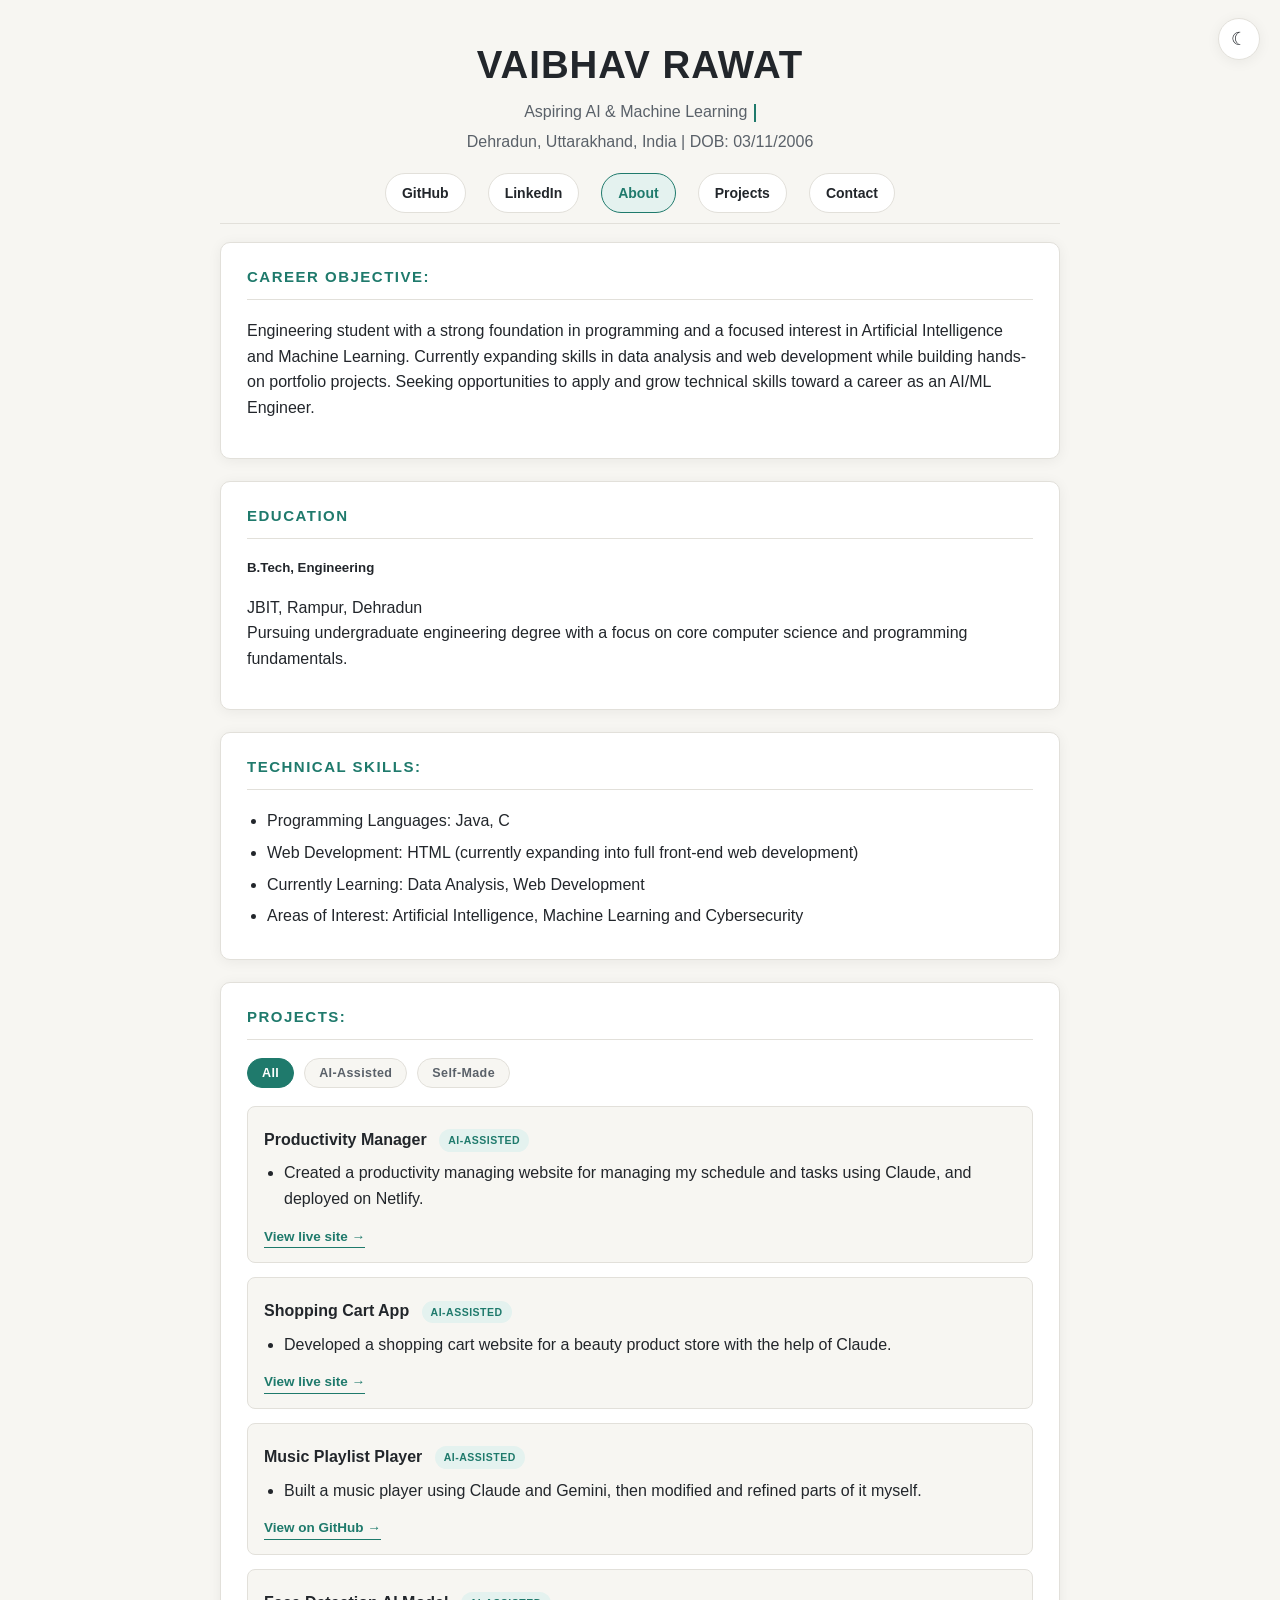
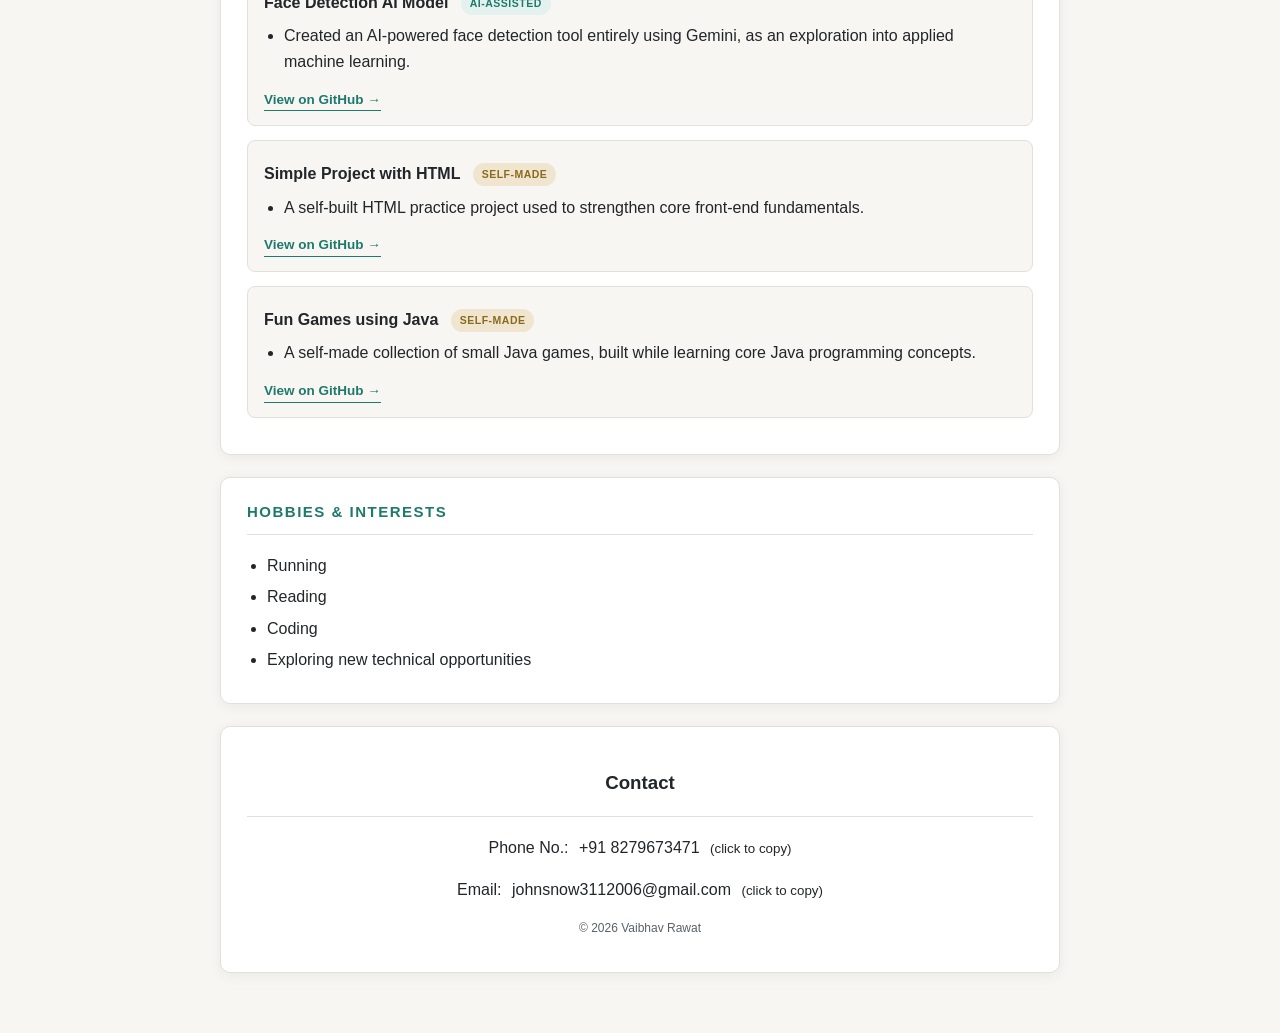
<file: index.html>
<!DOCTYPE html>
<html lang="en">
<head>
    <meta charset="UTF-8">
    <meta name="viewport" content="width=device-width, initial-scale=1.0">
    <title>Vaibhav Rawat — Resume</title>
    <link rel="stylesheet" href="css/index.css">
</head>
<body>

    <button class="theme-toggle" id="themeToggle" title="Toggle dark mode">☾</button>

    <div class="page-shell">

    <header>
        <div>
        <h1 align="center"><b><big>VAIBHAV RAWAT</big></b></h1>
        <p align="center" id="tagline" data-text="Aspiring AI &amp; Machine Learning Engineer">Aspiring AI &amp; Machine Learning Engineer</p>
        <p align="center">Dehradun, Uttarakhand, India | DOB: 03/11/2006</p>
        </div>

        <div id="links">
            <a href="https://github.com/vaibhavrawat-error404" style="text-decoration: none;" target="_blank">GitHub</a>
            <a href="https://www.linkedin.com/in/vaibhav-rawat-046279376/" style="text-decoration: none;" target="_blank">LinkedIn</a>
            <a href="#objective" data-section style="text-decoration: none;">About</a>
            <a href="#projects" data-section style="text-decoration: none;">Projects</a>
            <a href="#contact" data-section style="text-decoration: none;">Contact</a>
        </div>

        <hr>
    </header>

    <main>
        <section id="objective">
            <h3>Career Objective:</h3>
            <hr>
            <p>Engineering student with a strong foundation in programming and a focused interest in Artificial Intelligence and Machine Learning. Currently expanding skills in data analysis and web development while building hands-on portfolio projects. Seeking opportunities to apply and grow technical skills toward a career as an AI/ML Engineer.</p>
        </section>

        <section id="education">
            <h3>Education</h3>
            <hr>
            <h5><b>B.Tech, Engineering</b></h5>
            <p>
                JBIT, Rampur, Dehradun<br>
                Pursuing undergraduate engineering degree with a focus on core computer science and programming fundamentals.
            </p>
        </section>

        <section id="skills">
            <h3>Technical Skills:</h3>
            <hr>
            <ul>
                <li>Programming Languages: Java, C</li>
                <li>Web Development: HTML (currently expanding into full front-end web development)</li>
                <li>Currently Learning: Data Analysis, Web Development</li>
                <li>Areas of Interest: Artificial Intelligence, Machine Learning and Cybersecurity</li>
            </ul>
        </section>

        <section id="projects">
            <h3>Projects:</h3>
            <hr>

            <div class="project-filters">
                <button class="filter-btn active" data-filter="all">All</button>
                <button class="filter-btn" data-filter="ai">AI-Assisted</button>
                <button class="filter-btn" data-filter="self">Self-Made</button>
            </div>

            <div class="project-card" data-type="ai">
                <h4>Productivity Manager <span class="badge ai">AI-Assisted</span></h4>
                <ul>
                    <li>Created a productivity managing website for managing my schedule and tasks using Claude, and deployed on Netlify.</li>
                </ul>
                <a class="project-link" href="https://managerforme.netlify.app" target="_blank">View live site →</a>
            </div>

            <div class="project-card" data-type="ai">
                <h4>Shopping Cart App <span class="badge ai">AI-Assisted</span></h4>
                <ul>
                    <li>Developed a shopping cart website for a beauty product store with the help of Claude.</li>
                </ul>
                <a class="project-link" href="https://glittering-pithivier-46cb53.netlify.app" target="_blank">View live site →</a>
            </div>

            <div class="project-card" data-type="ai">
                <h4>Music Playlist Player <span class="badge ai">AI-Assisted</span></h4>
                <ul>
                    <li>Built a music player using Claude and Gemini, then modified and refined parts of it myself.</li>
                </ul>
                <a class="project-link" href="https://github.com/vaibhavrawat-error404/Music-Playlist-Player" target="_blank">View on GitHub →</a>
            </div>

            <div class="project-card" data-type="ai">
                <h4>Face Detection AI Model <span class="badge ai">AI-Assisted</span></h4>
                <ul>
                    <li>Created an AI-powered face detection tool entirely using Gemini, as an exploration into applied machine learning.</li>
                </ul>
                <a class="project-link" href="https://github.com/vaibhavrawat-error404/face-detection-ai-model" target="_blank">View on GitHub →</a>
            </div>

            <div class="project-card" data-type="self">
                <h4>Simple Project with HTML <span class="badge self">Self-Made</span></h4>
                <ul>
                    <li>A self-built HTML practice project used to strengthen core front-end fundamentals.</li>
                </ul>
                <a class="project-link" href="https://github.com/vaibhavrawat-error404/simple-project-with-html" target="_blank">View on GitHub →</a>
            </div>

            <div class="project-card" data-type="self">
                <h4>Fun Games using Java <span class="badge self">Self-Made</span></h4>
                <ul>
                    <li>A self-made collection of small Java games, built while learning core Java programming concepts.</li>
                </ul>
                <a class="project-link" href="https://github.com/vaibhavrawat-error404/fun-games-using-java" target="_blank">View on GitHub →</a>
            </div>
        </section>

        <section id="hobbies">
            <h3>Hobbies &amp; Interests</h3>
            <hr>
            <ul>
                <li>Running</li>
                <li>Reading</li>
                <li>Coding</li>
                <li>Exploring new technical opportunities</li>
            </ul>
        </section>
    </main>

    <footer id="contact">
        <h3 align="center">Contact</h3>
        <hr>
        <p align="center">Phone No.: <span class="copyable" data-copy="+91 8279673471">+91 8279673471</span> <small>(click to copy)</small></p>
        <p align="center">Email: <span class="copyable" data-copy="johnsnow3112006@gmail.com">johnsnow3112006@gmail.com</span> <small>(click to copy)</small></p>
        <p align="center" style="font-size:12px; color:var(--text-soft);">© <span id="year"></span> Vaibhav Rawat</p>
    </footer>

    </div>

    <button id="backToTop" title="Back to top">↑</button>
    <div id="toast"></div>

    <script src="js/index.js"></script>
</body>
</html>
</file>
<file: css/index.css>
/* ===========================================================
   Vaibhav Rawat — Resume Site Styles
   Simple, clean palette: off-white base + single teal accent
   =========================================================== */

:root{
  --bg:#f7f6f2;
  --bg-alt:#ffffff;
  --text:#22262b;
  --text-soft:#5a6169;
  --accent:#1f7a6c;
  --accent-soft:#e4f2ef;
  --border:#e2e0da;
  --shadow:0 2px 14px rgba(0,0,0,0.06);
  --radius:10px;
}

[data-theme="dark"]{
  --bg:#15181c;
  --bg-alt:#1c2126;
  --text:#eceef0;
  --text-soft:#9aa2ab;
  --accent:#4fd3bd;
  --accent-soft:#1e2b29;
  --border:#2a2f35;
  --shadow:0 2px 14px rgba(0,0,0,0.35);
}

*{ box-sizing:border-box; }

html{ scroll-behavior:smooth; }

body{
  margin:0;
  background:var(--bg);
  color:var(--text);
  font-family:'Segoe UI', Roboto, Helvetica, Arial, sans-serif;
  line-height:1.6;
  transition:background .3s ease, color .3s ease;
}

a{ color:var(--accent); }

hr{ border:none; border-top:1px solid var(--border); margin:10px 0 18px; }

/* ---------- Layout shell ---------- */
.page-shell{ max-width:880px; margin:0 auto; padding:0 20px 60px; }

/* ---------- Header ---------- */
header{ padding-top:34px; position:relative; }

.theme-toggle{
  position:fixed; top:18px; right:20px; z-index:50;
  width:42px; height:42px; border-radius:50%;
  border:1px solid var(--border); background:var(--bg-alt);
  color:var(--text); cursor:pointer; font-size:18px;
  display:flex; align-items:center; justify-content:center;
  box-shadow:var(--shadow); transition:transform .2s ease;
}
.theme-toggle:hover{ transform:scale(1.06); }

header h1{ margin:0 0 4px; letter-spacing:1px; }
header p{ margin:4px 0; color:var(--text-soft); }

#links{
  display:flex; justify-content:center; gap:22px; margin:18px 0 6px;
  flex-wrap:wrap;
}
#links a{
  text-decoration:none; color:var(--text); font-weight:600; font-size:14px;
  padding:8px 16px; border:1px solid var(--border); border-radius:999px;
  transition:all .2s ease; background:var(--bg-alt);
}
#links a:hover{ background:var(--accent); color:#fff; border-color:var(--accent); }
#links a.active-nav{ background:var(--accent-soft); border-color:var(--accent); color:var(--accent); }

/* ---------- Sections / boxes ---------- */
main section{
  background:var(--bg-alt);
  border:1px solid var(--border);
  border-radius:var(--radius);
  padding:22px 26px;
  margin-bottom:22px;
  box-shadow:var(--shadow);
  opacity:0;
  transform:translateY(18px);
  transition:opacity .6s ease, transform .6s ease;
}
main section.in-view{ opacity:1; transform:translateY(0); }

main section h3{
  margin:0 0 10px; font-size:15px; letter-spacing:1.5px;
  color:var(--accent); text-transform:uppercase;
}

main section h5, main section h4{ margin:6px 0 4px; }

ul{ padding-left:20px; margin:8px 0; }
li{ margin-bottom:6px; }

/* ---------- Projects ---------- */
.project-filters{
  display:flex; gap:10px; margin:2px 0 18px; flex-wrap:wrap;
}
.filter-btn{
  font-family:inherit; font-size:12.5px; font-weight:600; letter-spacing:.4px;
  padding:7px 14px; border-radius:999px; border:1px solid var(--border);
  background:var(--bg); color:var(--text-soft); cursor:pointer; transition:all .2s ease;
}
.filter-btn:hover{ border-color:var(--accent); color:var(--accent); }
.filter-btn.active{ background:var(--accent); border-color:var(--accent); color:#fff; }

.project-card{
  border:1px solid var(--border); border-radius:8px; padding:14px 16px;
  margin-bottom:14px; background:var(--bg); transition:all .35s ease;
}
.project-card:hover{ border-color:var(--accent); transform:translateY(-2px); box-shadow:var(--shadow); }
.project-card.hidden{ display:none; }

.badge{
  display:inline-block; font-size:10.5px; font-weight:700; letter-spacing:.5px;
  padding:3px 9px; border-radius:999px; margin-left:8px; vertical-align:middle;
  text-transform:uppercase;
}
.badge.ai{ background:var(--accent-soft); color:var(--accent); }
.badge.self{ background:#f0e6cf; color:#8a6a20; }
[data-theme="dark"] .badge.self{ background:#332a14; color:#e0c072; }

.project-link{
  display:inline-block; margin-top:6px; font-size:13.5px; font-weight:600;
  text-decoration:none; border-bottom:1px solid var(--accent);
}

/* ---------- Contact ---------- */
footer{
  background:var(--bg-alt); border:1px solid var(--border); border-radius:var(--radius);
  padding:22px 26px; box-shadow:var(--shadow);
}
.copyable{
  cursor:pointer; padding:3px 6px; border-radius:5px; transition:background .2s ease;
}
.copyable:hover{ background:var(--accent-soft); }

#toast{
  position:fixed; bottom:26px; left:50%; transform:translateX(-50%) translateY(20px);
  background:var(--text); color:var(--bg); padding:10px 18px; border-radius:8px;
  font-size:13px; opacity:0; pointer-events:none; transition:all .3s ease; z-index:60;
}
#toast.show{ opacity:1; transform:translateX(-50%) translateY(0); }

/* ---------- Back to top ---------- */
#backToTop{
  position:fixed; bottom:26px; right:24px; width:44px; height:44px; border-radius:50%;
  background:var(--accent); color:#fff; border:none; font-size:18px; cursor:pointer;
  box-shadow:var(--shadow); opacity:0; pointer-events:none; transition:all .3s ease; z-index:50;
}
#backToTop.show{ opacity:1; pointer-events:auto; }
#backToTop:hover{ transform:translateY(-3px); }

/* ---------- Typing tagline ---------- */
#tagline{ min-height:1.4em; }
#tagline .cursor{ display:inline-block; width:2px; height:1.1em; vertical-align:middle; background:var(--accent); margin-left:2px; animation:blink 0.9s steps(1) infinite; }
@keyframes blink{ 50%{ opacity:0; } }

@media (max-width:600px){
  header h1 big{ font-size:26px; }
  main section{ padding:18px; }
  .theme-toggle{ top:12px; right:12px; }
}
</file>
